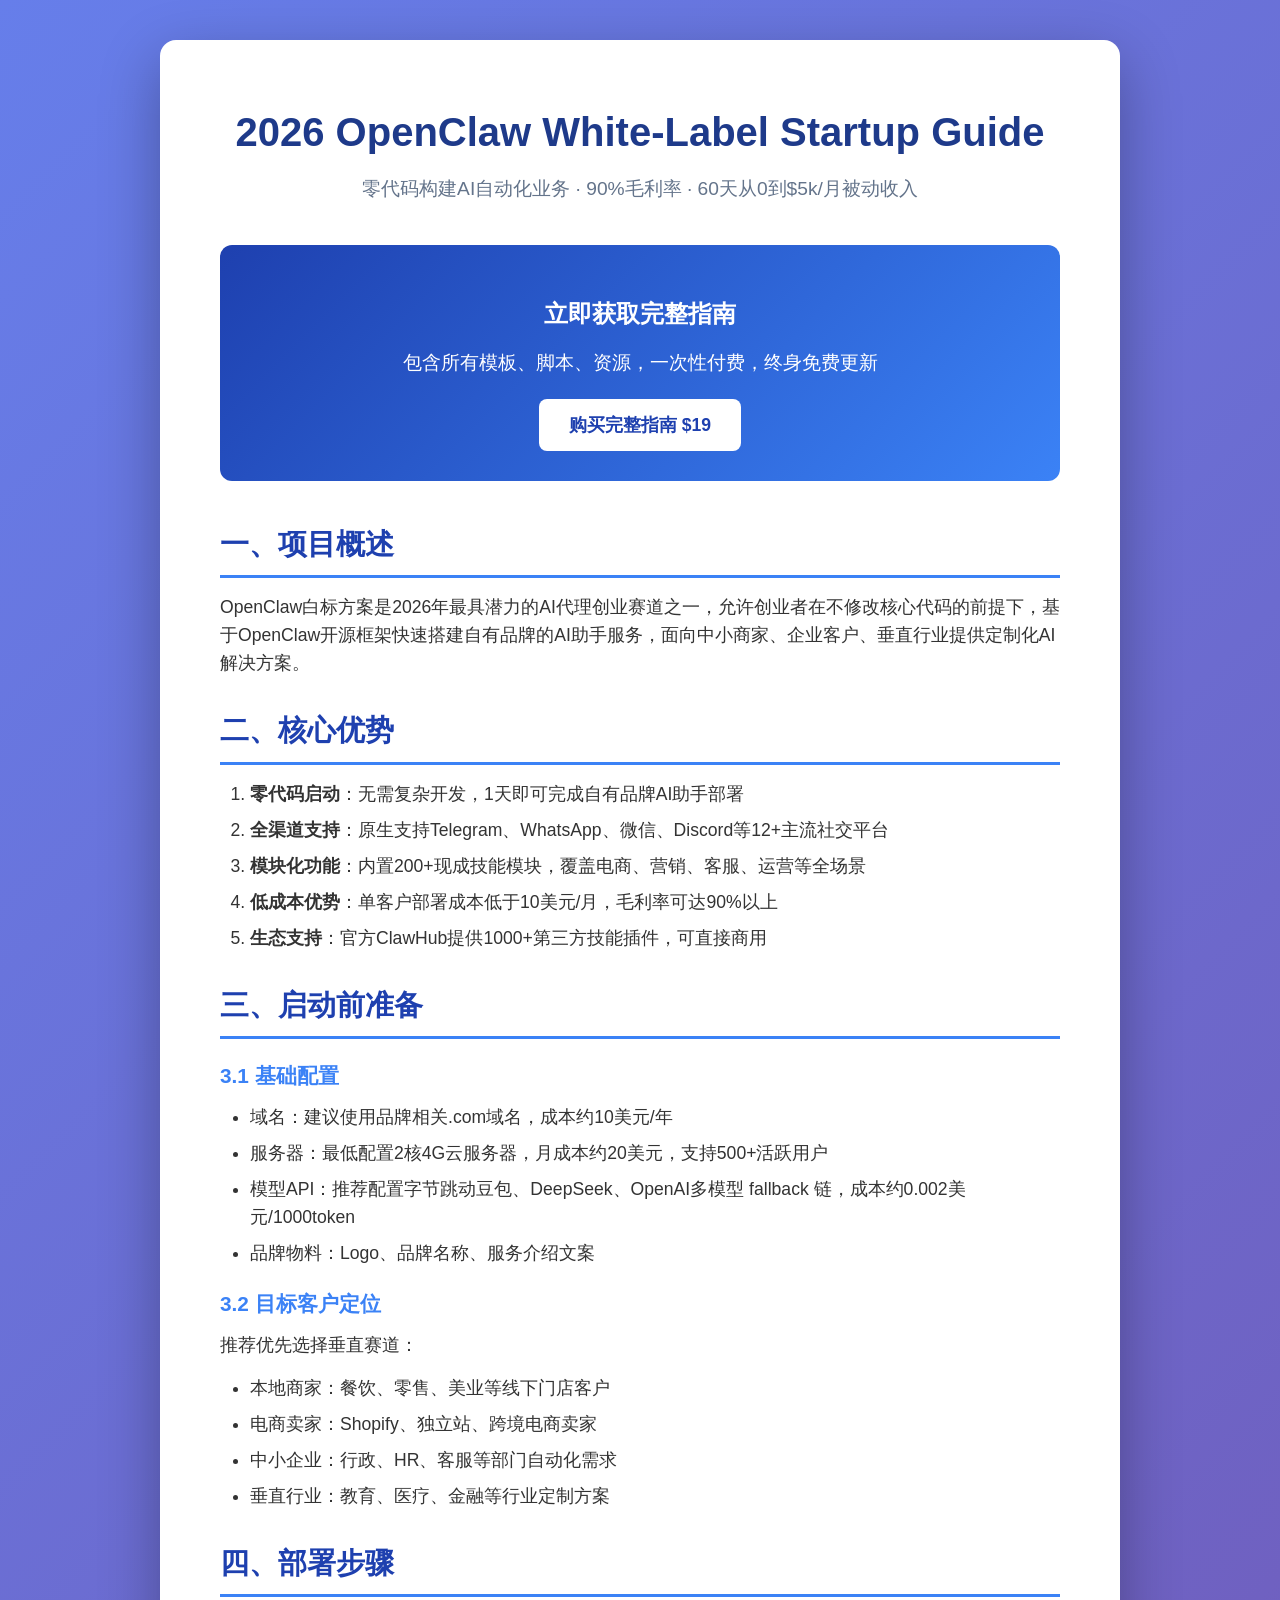
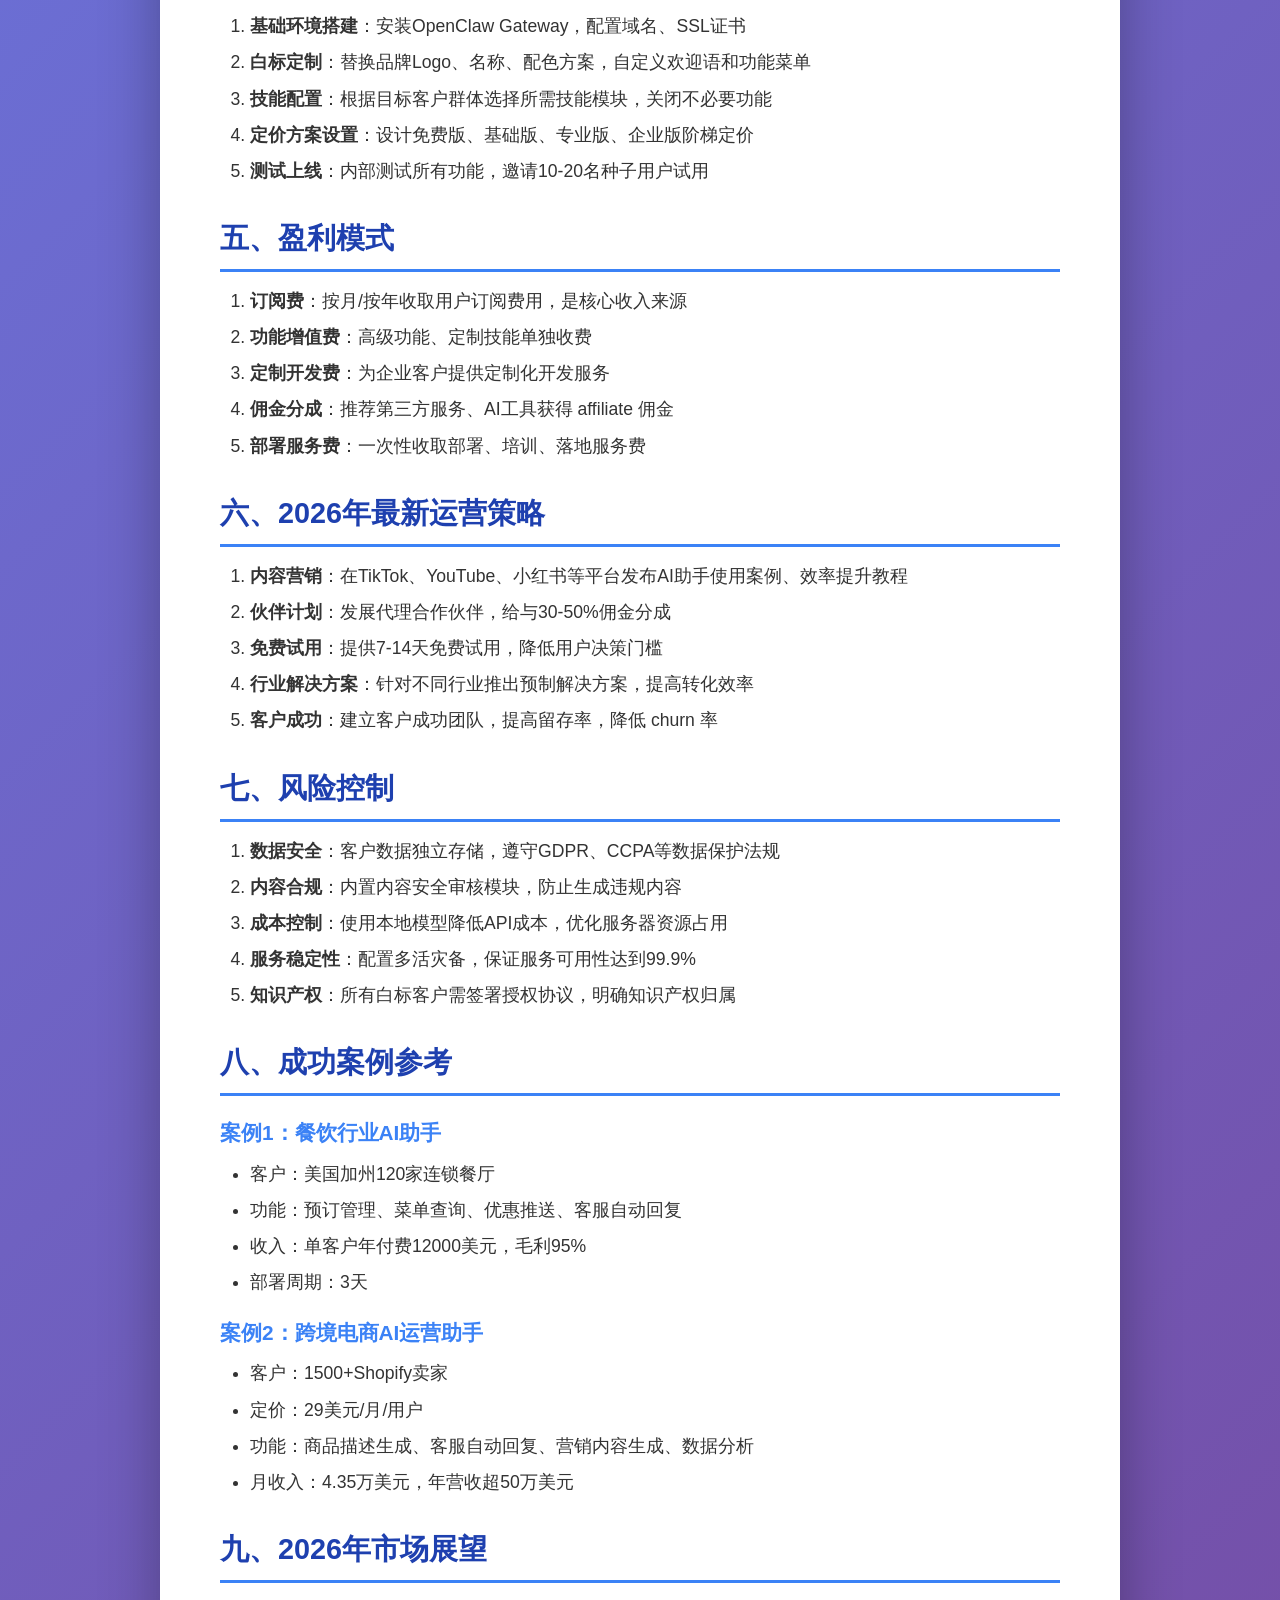
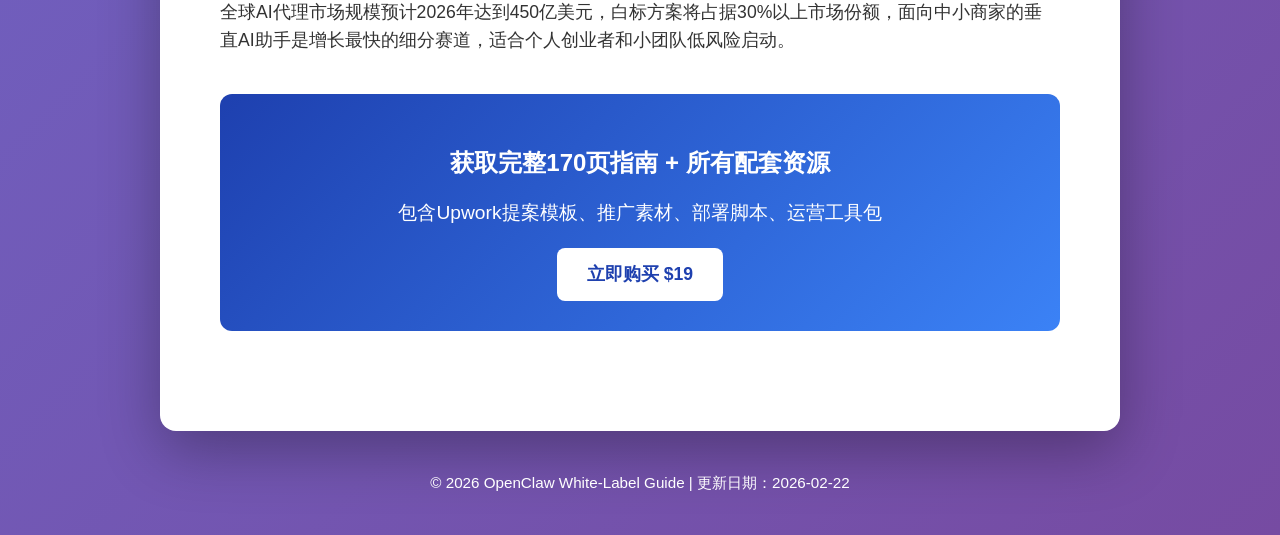
<file: index.html>
<!DOCTYPE html>
<html lang="zh-CN">
<head>
    <meta charset="UTF-8">
    <meta name="viewport" content="width=device-width, initial-scale=1.0">
    <title>2026 OpenClaw白标创业指南 | 零代码搭建AI自动化业务</title>
    <link rel="stylesheet" href="style.css">
</head>
<body>
    <div class="container">
        <h1>2026 OpenClaw White-Label Startup Guide</h1>
        <p class="subtitle">零代码构建AI自动化业务 · 90%毛利率 · 60天从0到$5k/月被动收入</p>

        <div class="cta">
            <h3>立即获取完整指南</h3>
            <p>包含所有模板、脚本、资源，一次性付费，终身免费更新</p>
            <a href="https://gumroad.com/l/tyifro" target="_blank" class="cta-button">购买完整指南 $19</a>
        </div>

        <h2 id="section1">一、项目概述</h2>
        <p>OpenClaw白标方案是2026年最具潜力的AI代理创业赛道之一，允许创业者在不修改核心代码的前提下，基于OpenClaw开源框架快速搭建自有品牌的AI助手服务，面向中小商家、企业客户、垂直行业提供定制化AI解决方案。</p>

        <h2 id="section2">二、核心优势</h2>
        <ol>
        <li><strong>零代码启动</strong>：无需复杂开发，1天即可完成自有品牌AI助手部署</li>
        <li><strong>全渠道支持</strong>：原生支持Telegram、WhatsApp、微信、Discord等12+主流社交平台</li>
        <li><strong>模块化功能</strong>：内置200+现成技能模块，覆盖电商、营销、客服、运营等全场景</li>
        <li><strong>低成本优势</strong>：单客户部署成本低于10美元/月，毛利率可达90%以上</li>
        <li><strong>生态支持</strong>：官方ClawHub提供1000+第三方技能插件，可直接商用</li>
        </ol>

        <h2 id="section3">三、启动前准备</h2>
        <h3 id="section3-1">3.1 基础配置</h3>
        <ul>
        <li>域名：建议使用品牌相关.com域名，成本约10美元/年</li>
        <li>服务器：最低配置2核4G云服务器，月成本约20美元，支持500+活跃用户</li>
        <li>模型API：推荐配置字节跳动豆包、DeepSeek、OpenAI多模型 fallback 链，成本约0.002美元/1000token</li>
        <li>品牌物料：Logo、品牌名称、服务介绍文案</li>
        </ul>

        <h3 id="section3-2">3.2 目标客户定位</h3>
        <p>推荐优先选择垂直赛道：</p>
        <ul>
        <li>本地商家：餐饮、零售、美业等线下门店客户</li>
        <li>电商卖家：Shopify、独立站、跨境电商卖家</li>
        <li>中小企业：行政、HR、客服等部门自动化需求</li>
        <li>垂直行业：教育、医疗、金融等行业定制方案</li>
        </ul>

        <h2 id="section4">四、部署步骤</h2>
        <ol>
        <li><strong>基础环境搭建</strong>：安装OpenClaw Gateway，配置域名、SSL证书</li>
        <li><strong>白标定制</strong>：替换品牌Logo、名称、配色方案，自定义欢迎语和功能菜单</li>
        <li><strong>技能配置</strong>：根据目标客户群体选择所需技能模块，关闭不必要功能</li>
        <li><strong>定价方案设置</strong>：设计免费版、基础版、专业版、企业版阶梯定价</li>
        <li><strong>测试上线</strong>：内部测试所有功能，邀请10-20名种子用户试用</li>
        </ol>

        <h2 id="section5">五、盈利模式</h2>
        <ol>
        <li><strong>订阅费</strong>：按月/按年收取用户订阅费用，是核心收入来源</li>
        <li><strong>功能增值费</strong>：高级功能、定制技能单独收费</li>
        <li><strong>定制开发费</strong>：为企业客户提供定制化开发服务</li>
        <li><strong>佣金分成</strong>：推荐第三方服务、AI工具获得 affiliate 佣金</li>
        <li><strong>部署服务费</strong>：一次性收取部署、培训、落地服务费</li>
        </ol>

        <h2 id="section6">六、2026年最新运营策略</h2>
        <ol>
        <li><strong>内容营销</strong>：在TikTok、YouTube、小红书等平台发布AI助手使用案例、效率提升教程</li>
        <li><strong>伙伴计划</strong>：发展代理合作伙伴，给与30-50%佣金分成</li>
        <li><strong>免费试用</strong>：提供7-14天免费试用，降低用户决策门槛</li>
        <li><strong>行业解决方案</strong>：针对不同行业推出预制解决方案，提高转化效率</li>
        <li><strong>客户成功</strong>：建立客户成功团队，提高留存率，降低 churn 率</li>
        </ol>

        <h2 id="section7">七、风险控制</h2>
        <ol>
        <li><strong>数据安全</strong>：客户数据独立存储，遵守GDPR、CCPA等数据保护法规</li>
        <li><strong>内容合规</strong>：内置内容安全审核模块，防止生成违规内容</li>
        <li><strong>成本控制</strong>：使用本地模型降低API成本，优化服务器资源占用</li>
        <li><strong>服务稳定性</strong>：配置多活灾备，保证服务可用性达到99.9%</li>
        <li><strong>知识产权</strong>：所有白标客户需签署授权协议，明确知识产权归属</li>
        </ol>

        <h2 id="section8">八、成功案例参考</h2>
        <h3 id="section8-1">案例1：餐饮行业AI助手</h3>
        <ul>
        <li>客户：美国加州120家连锁餐厅</li>
        <li>功能：预订管理、菜单查询、优惠推送、客服自动回复</li>
        <li>收入：单客户年付费12000美元，毛利95%</li>
        <li>部署周期：3天</li>
        </ul>

        <h3 id="section8-2">案例2：跨境电商AI运营助手</h3>
        <ul>
        <li>客户：1500+Shopify卖家</li>
        <li>定价：29美元/月/用户</li>
        <li>功能：商品描述生成、客服自动回复、营销内容生成、数据分析</li>
        <li>月收入：4.35万美元，年营收超50万美元</li>
        </ul>

        <h2 id="section9">九、2026年市场展望</h2>
        <p>全球AI代理市场规模预计2026年达到450亿美元，白标方案将占据30%以上市场份额，面向中小商家的垂直AI助手是增长最快的细分赛道，适合个人创业者和小团队低风险启动。</p>

        <div class="cta">
            <h3>获取完整170页指南 + 所有配套资源</h3>
            <p>包含Upwork提案模板、推广素材、部署脚本、运营工具包</p>
            <a href="https://gumroad.com/l/tyifro" target="_blank" class="cta-button">立即购买 $19</a>
        </div>
    </div>

    <footer>
        &copy; 2026 OpenClaw White-Label Guide | 更新日期：2026-02-22
    </footer>
</body>
</html>
</file>
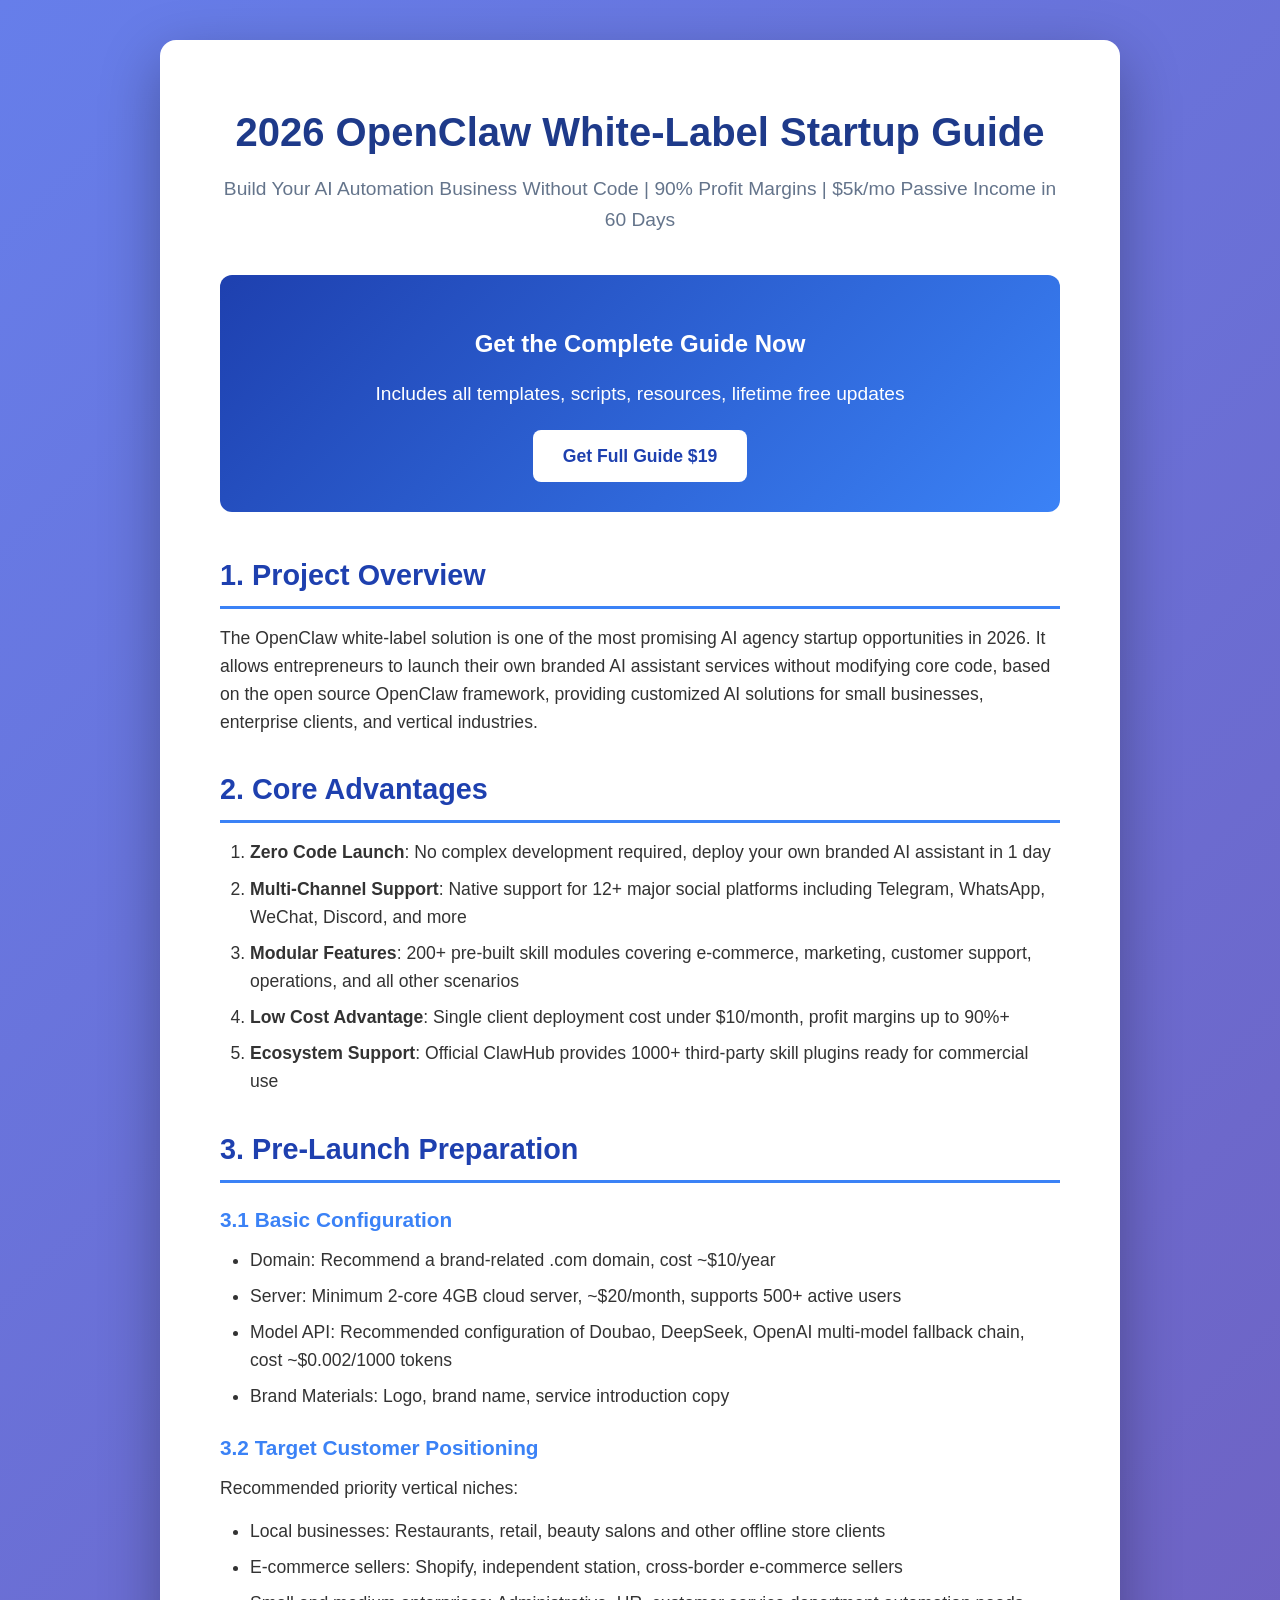
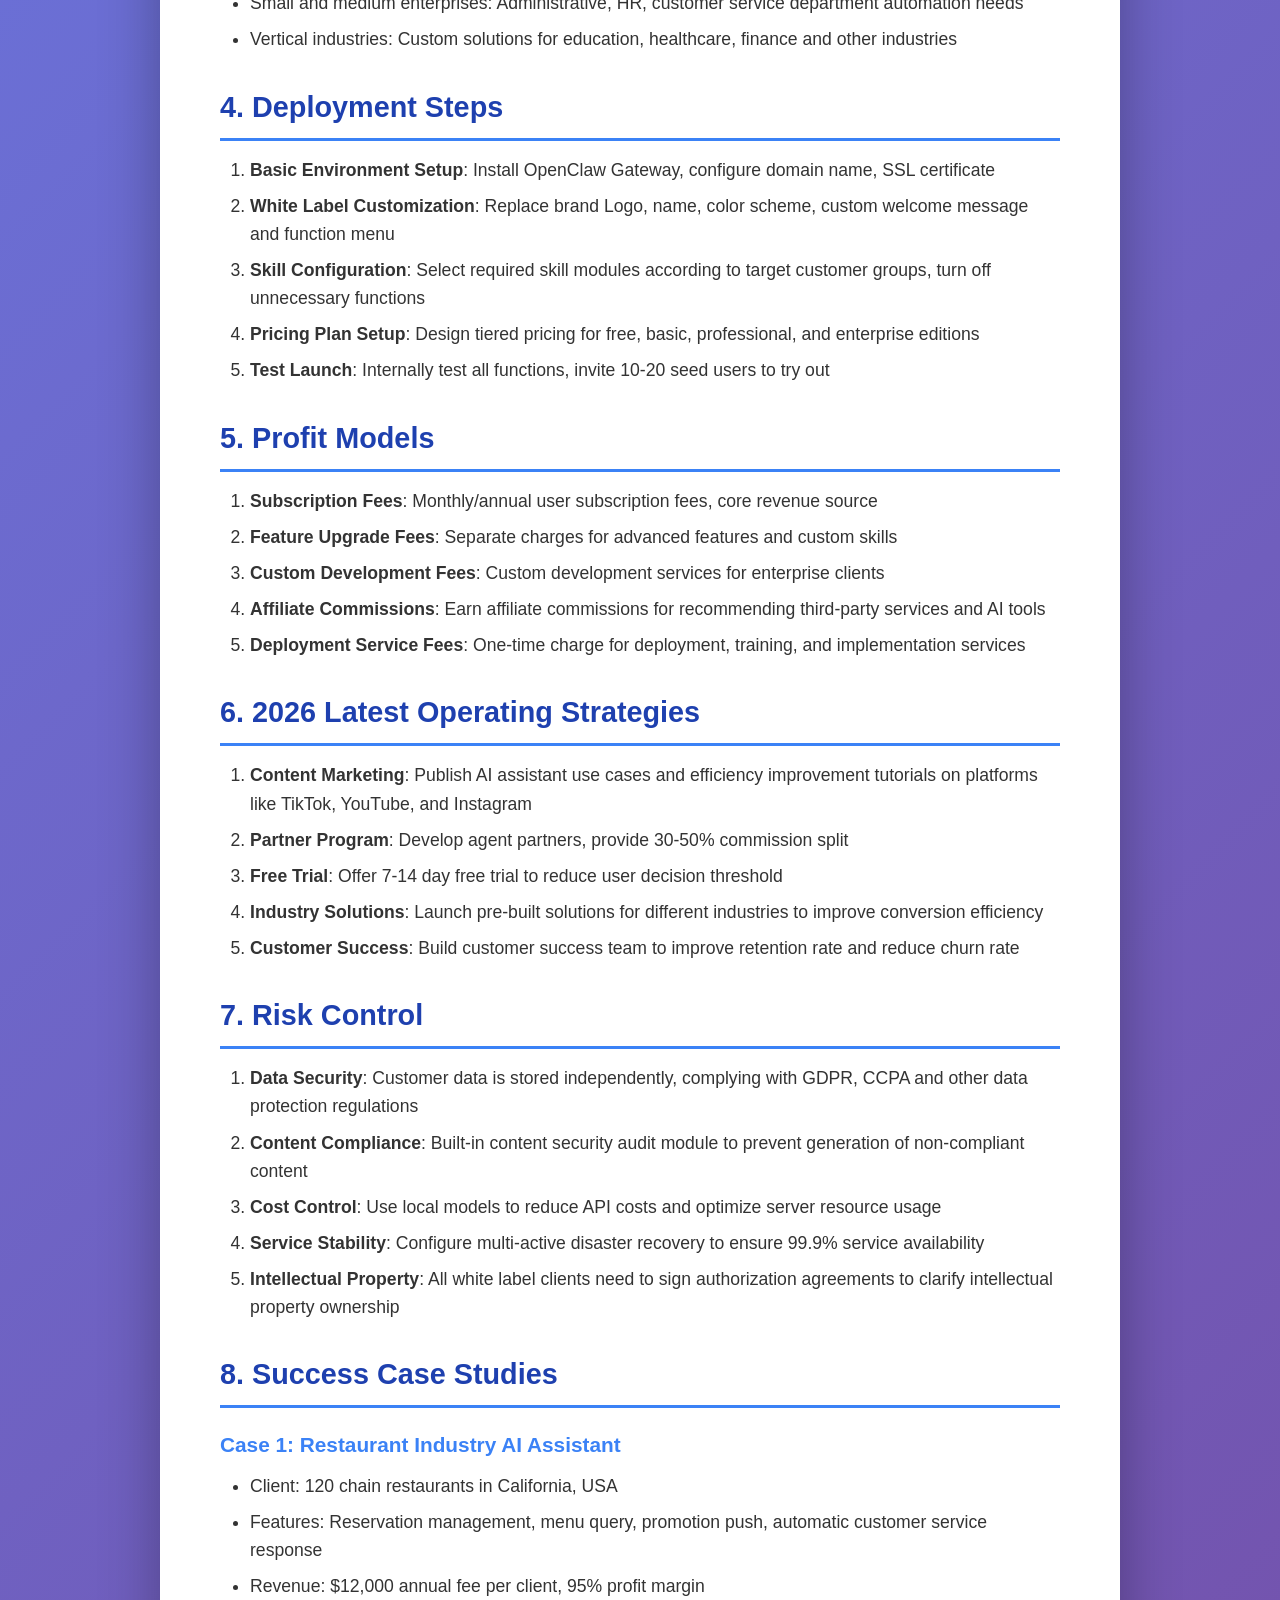
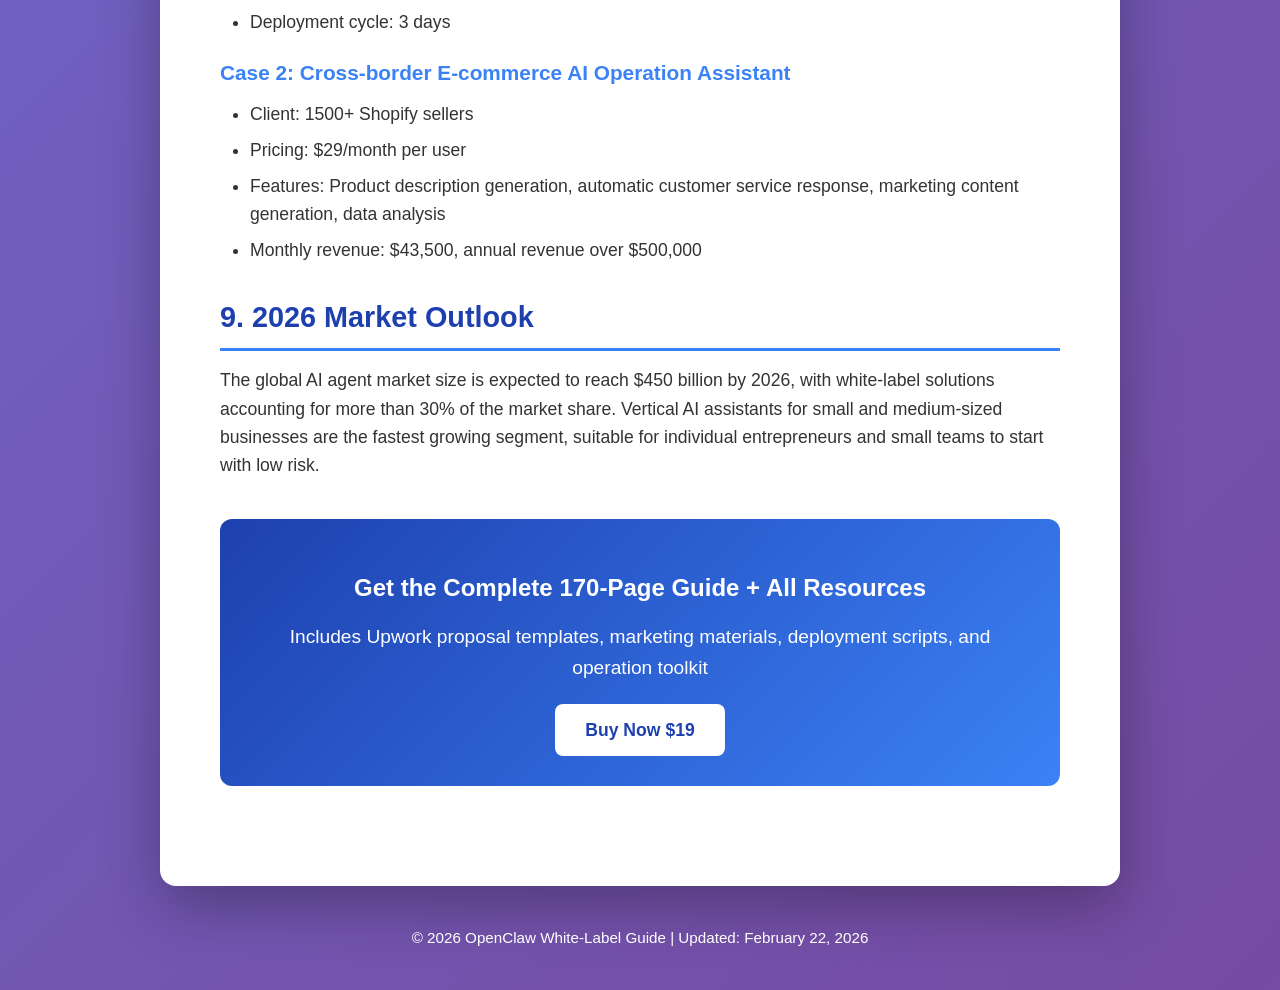
<file: index-en.html>
<!DOCTYPE html>
<html lang="en">
<head>
    <meta charset="UTF-8">
    <meta name="viewport" content="width=device-width, initial-scale=1.0">
    <title>2026 OpenClaw White-Label Startup Guide | Build AI Business Without Coding</title>
    <link rel="stylesheet" href="style.css">
</head>
<body>
    <div class="container">
        <h1>2026 OpenClaw White-Label Startup Guide</h1>
        <p class="subtitle">Build Your AI Automation Business Without Code | 90% Profit Margins | $5k/mo Passive Income in 60 Days</p>

        <div class="cta">
            <h3>Get the Complete Guide Now</h3>
            <p>Includes all templates, scripts, resources, lifetime free updates</p>
            <a href="https://gumroad.com/l/tyifro" target="_blank" class="cta-button">Get Full Guide $19</a>
        </div>

        <h2 id="section1">1. Project Overview</h2>
        <p>The OpenClaw white-label solution is one of the most promising AI agency startup opportunities in 2026. It allows entrepreneurs to launch their own branded AI assistant services without modifying core code, based on the open source OpenClaw framework, providing customized AI solutions for small businesses, enterprise clients, and vertical industries.</p>

        <h2 id="section2">2. Core Advantages</h2>
        <ol>
        <li><strong>Zero Code Launch</strong>: No complex development required, deploy your own branded AI assistant in 1 day</li>
        <li><strong>Multi-Channel Support</strong>: Native support for 12+ major social platforms including Telegram, WhatsApp, WeChat, Discord, and more</li>
        <li><strong>Modular Features</strong>: 200+ pre-built skill modules covering e-commerce, marketing, customer support, operations, and all other scenarios</li>
        <li><strong>Low Cost Advantage</strong>: Single client deployment cost under $10/month, profit margins up to 90%+</li>
        <li><strong>Ecosystem Support</strong>: Official ClawHub provides 1000+ third-party skill plugins ready for commercial use</li>
        </ol>

        <h2 id="section3">3. Pre-Launch Preparation</h2>
        <h3 id="section3-1">3.1 Basic Configuration</h3>
        <ul>
        <li>Domain: Recommend a brand-related .com domain, cost ~$10/year</li>
        <li>Server: Minimum 2-core 4GB cloud server, ~$20/month, supports 500+ active users</li>
        <li>Model API: Recommended configuration of Doubao, DeepSeek, OpenAI multi-model fallback chain, cost ~$0.002/1000 tokens</li>
        <li>Brand Materials: Logo, brand name, service introduction copy</li>
        </ul>

        <h3 id="section3-2">3.2 Target Customer Positioning</h3>
        <p>Recommended priority vertical niches:</p>
        <ul>
        <li>Local businesses: Restaurants, retail, beauty salons and other offline store clients</li>
        <li>E-commerce sellers: Shopify, independent station, cross-border e-commerce sellers</li>
        <li>Small and medium enterprises: Administrative, HR, customer service department automation needs</li>
        <li>Vertical industries: Custom solutions for education, healthcare, finance and other industries</li>
        </ul>

        <h2 id="section4">4. Deployment Steps</h2>
        <ol>
        <li><strong>Basic Environment Setup</strong>: Install OpenClaw Gateway, configure domain name, SSL certificate</li>
        <li><strong>White Label Customization</strong>: Replace brand Logo, name, color scheme, custom welcome message and function menu</li>
        <li><strong>Skill Configuration</strong>: Select required skill modules according to target customer groups, turn off unnecessary functions</li>
        <li><strong>Pricing Plan Setup</strong>: Design tiered pricing for free, basic, professional, and enterprise editions</li>
        <li><strong>Test Launch</strong>: Internally test all functions, invite 10-20 seed users to try out</li>
        </ol>

        <h2 id="section5">5. Profit Models</h2>
        <ol>
        <li><strong>Subscription Fees</strong>: Monthly/annual user subscription fees, core revenue source</li>
        <li><strong>Feature Upgrade Fees</strong>: Separate charges for advanced features and custom skills</li>
        <li><strong>Custom Development Fees</strong>: Custom development services for enterprise clients</li>
        <li><strong>Affiliate Commissions</strong>: Earn affiliate commissions for recommending third-party services and AI tools</li>
        <li><strong>Deployment Service Fees</strong>: One-time charge for deployment, training, and implementation services</li>
        </ol>

        <h2 id="section6">6. 2026 Latest Operating Strategies</h2>
        <ol>
        <li><strong>Content Marketing</strong>: Publish AI assistant use cases and efficiency improvement tutorials on platforms like TikTok, YouTube, and Instagram</li>
        <li><strong>Partner Program</strong>: Develop agent partners, provide 30-50% commission split</li>
        <li><strong>Free Trial</strong>: Offer 7-14 day free trial to reduce user decision threshold</li>
        <li><strong>Industry Solutions</strong>: Launch pre-built solutions for different industries to improve conversion efficiency</li>
        <li><strong>Customer Success</strong>: Build customer success team to improve retention rate and reduce churn rate</li>
        </ol>

        <h2 id="section7">7. Risk Control</h2>
        <ol>
        <li><strong>Data Security</strong>: Customer data is stored independently, complying with GDPR, CCPA and other data protection regulations</li>
        <li><strong>Content Compliance</strong>: Built-in content security audit module to prevent generation of non-compliant content</li>
        <li><strong>Cost Control</strong>: Use local models to reduce API costs and optimize server resource usage</li>
        <li><strong>Service Stability</strong>: Configure multi-active disaster recovery to ensure 99.9% service availability</li>
        <li><strong>Intellectual Property</strong>: All white label clients need to sign authorization agreements to clarify intellectual property ownership</li>
        </ol>

        <h2 id="section8">8. Success Case Studies</h2>
        <h3 id="section8-1">Case 1: Restaurant Industry AI Assistant</h3>
        <ul>
        <li>Client: 120 chain restaurants in California, USA</li>
        <li>Features: Reservation management, menu query, promotion push, automatic customer service response</li>
        <li>Revenue: $12,000 annual fee per client, 95% profit margin</li>
        <li>Deployment cycle: 3 days</li>
        </ul>

        <h3 id="section8-2">Case 2: Cross-border E-commerce AI Operation Assistant</h3>
        <ul>
        <li>Client: 1500+ Shopify sellers</li>
        <li>Pricing: $29/month per user</li>
        <li>Features: Product description generation, automatic customer service response, marketing content generation, data analysis</li>
        <li>Monthly revenue: $43,500, annual revenue over $500,000</li>
        </ul>

        <h2 id="section9">9. 2026 Market Outlook</h2>
        <p>The global AI agent market size is expected to reach $450 billion by 2026, with white-label solutions accounting for more than 30% of the market share. Vertical AI assistants for small and medium-sized businesses are the fastest growing segment, suitable for individual entrepreneurs and small teams to start with low risk.</p>

        <div class="cta">
            <h3>Get the Complete 170-Page Guide + All Resources</h3>
            <p>Includes Upwork proposal templates, marketing materials, deployment scripts, and operation toolkit</p>
            <a href="https://gumroad.com/l/tyifro" target="_blank" class="cta-button">Buy Now $19</a>
        </div>
    </div>

    <footer>
        &copy; 2026 OpenClaw White-Label Guide | Updated: February 22, 2026
    </footer>
</body>
</html>
</file>
<file: style.css>
* {
  margin: 0;
  padding: 0;
  box-sizing: border-box;
}

body {
  font-family: -apple-system, BlinkMacSystemFont, 'Segoe UI', Roboto, Oxygen, Ubuntu, Cantarell, sans-serif;
  line-height: 1.6;
  color: #333;
  max-width: 1000px;
  margin: 0 auto;
  padding: 40px 20px;
  background: linear-gradient(135deg, #667eea 0%, #764ba2 100%);
  min-height: 100vh;
}

.container {
  background: white;
  border-radius: 16px;
  padding: 60px;
  box-shadow: 0 20px 60px rgba(0,0,0,0.3);
}

h1 {
  color: #1e3a8a;
  font-size: 2.5rem;
  margin-bottom: 10px;
  text-align: center;
}

.subtitle {
  text-align: center;
  color: #64748b;
  font-size: 1.2rem;
  margin-bottom: 40px;
  font-weight: 500;
}

h2 {
  color: #1e40af;
  font-size: 1.8rem;
  margin: 30px 0 15px;
  border-bottom: 3px solid #3b82f6;
  padding-bottom: 8px;
}

h3 {
  color: #3b82f6;
  font-size: 1.3rem;
  margin: 20px 0 10px;
}

p {
  margin-bottom: 15px;
  font-size: 1.1rem;
}

ul, ol {
  margin-left: 30px;
  margin-bottom: 15px;
}

li {
  margin-bottom: 8px;
  font-size: 1.1rem;
}

table {
  width: 100%;
  border-collapse: collapse;
  margin: 20px 0;
  border-radius: 8px;
  overflow: hidden;
}

th, td {
  padding: 12px 15px;
  text-align: left;
  border-bottom: 1px solid #e2e8f0;
}

th {
  background: #eff6ff;
  color: #1e40af;
  font-weight: 600;
}

.highlight {
  background: #fef3c7;
  padding: 20px;
  border-radius: 8px;
  margin: 20px 0;
  border-left: 4px solid #f59e0b;
}

.cta {
  background: linear-gradient(135deg, #1e40af 0%, #3b82f6 100%);
  color: white;
  padding: 30px;
  border-radius: 12px;
  text-align: center;
  margin: 40px 0;
}

.cta h3 {
  color: white;
  margin-bottom: 15px;
  font-size: 1.5rem;
}

.cta p {
  margin-bottom: 20px;
  font-size: 1.2rem;
}

.cta-button {
  display: inline-block;
  background: white;
  color: #1e40af;
  padding: 12px 30px;
  border-radius: 8px;
  text-decoration: none;
  font-weight: 600;
  font-size: 1.1rem;
  transition: transform 0.2s;
}

.cta-button:hover {
  transform: translateY(-2px);
}

footer {
  text-align: center;
  margin-top: 40px;
  color: white;
  font-size: 0.95rem;
}
</file>
